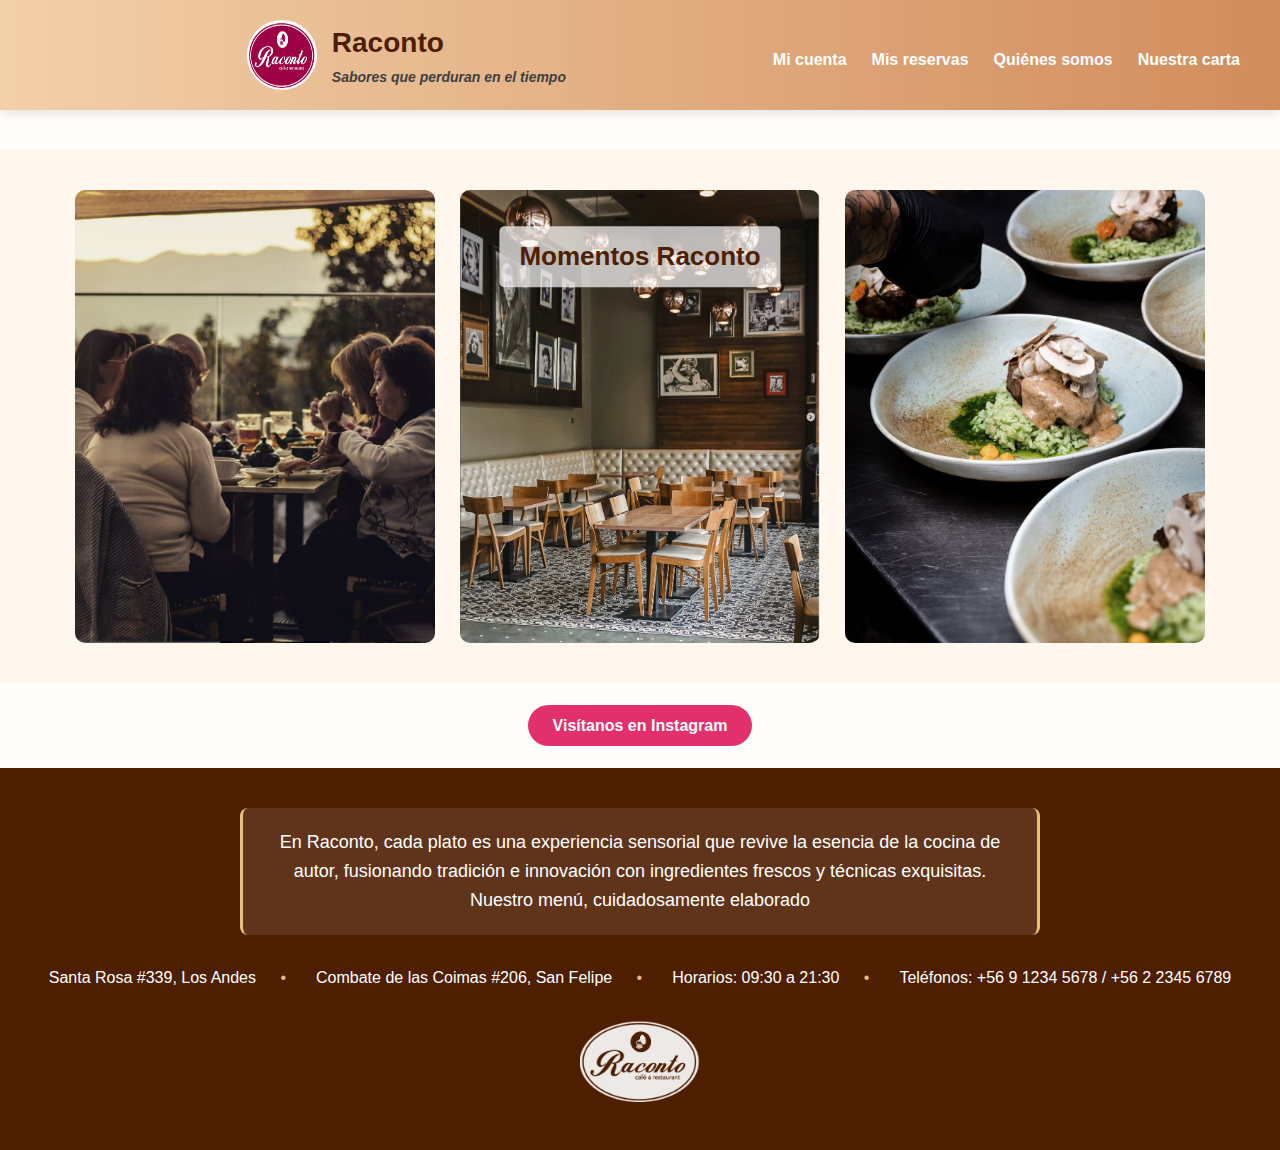
<file: index.html>
<!DOCTYPE html>
<html lang="es">
<head>
  <meta charset="UTF-8" />
  <meta name="viewport" content="width=device-width, initial-scale=1.0"/>
  <title>Raconto</title>
  <link rel="stylesheet" href="estilos/index.css" />
</head>


<script>
  // Verificar si viene de un login exitoso
  const urlParams = new URLSearchParams(window.location.search);
  if (urlParams.has('fromLogin')) {
    alert('Sesión iniciada correctamente');
    // Limpiar parámetro de URL
    window.history.replaceState({}, document.title, window.location.pathname);
  }
</script>
<body>

  <header>

    <div id="proximaReserva" style="display: none;">
      <h3>Tu próxima reserva</h3>
      <div id="detalleProximaReserva"></div>
      <a href="mi-reservas/mi-reservas.html">Ver todas mis reservas</a>
    </div>
    
    <script>
      // Mostrar próxima reserva si está logueado
      document.addEventListener('DOMContentLoaded', function() {
        const usuario = JSON.parse(localStorage.getItem('raconto_currentUser'));
        if (usuario) {
          const reservas = JSON.parse(localStorage.getItem('raconto_reservas')) || [];
          const reservasUsuario = reservas.filter(
            r => r.usuarioEmail === usuario.email && r.estado !== 'cancelada'
          ).sort((a, b) => new Date(a.fecha) - new Date(b.fecha));
          
          if (reservasUsuario.length > 0) {
            const proxima = reservasUsuario[0];
            const detalle = document.getElementById('detalleProximaReserva');
            detalle.innerHTML = `
              <p><strong>Fecha:</strong> ${new Date(proxima.fecha).toLocaleDateString('es-ES')}</p>
              <p><strong>Hora:</strong> ${proxima.hora}</p>
              <p><strong>Sucursal:</strong> ${proxima.sucursal === 'los-andes' ? 'Los Andes' : 'San Felipe'}</p>
              <p><strong>Personas:</strong> ${proxima.personas}</p>
            `;
            document.getElementById('proximaReserva').style.display = 'block';
          }
        }
      });
    </script>
    <div class="user-status">
      <span id="userNameDisplay"></span>
      <a href="#" id="logoutLink" style="display: none;">Cerrar sesión</a>
    </div>
    
    <script>
      // Mostrar usuario logueado
      document.addEventListener('DOMContentLoaded', function() {
        const currentUser = JSON.parse(localStorage.getItem('raconto_currentUser'));
        const userNameDisplay = document.getElementById('userNameDisplay');
        const logoutLink = document.getElementById('logoutLink');
        const accountLink = document.querySelector('nav a[href="mi-cuenta/mi-cuenta.html"]');
    
        if (currentUser) {
          userNameDisplay.textContent = `Hola, ${currentUser.name}`;
          logoutLink.style.display = 'inline';
          if (accountLink) accountLink.style.display = 'none';
        }
    
        logoutLink.addEventListener('click', function(e) {
          e.preventDefault();
          localStorage.removeItem('raconto_currentUser');
          location.reload();
        });
      });
    </script>
    
    <div class="logo-titulo">
      <img src="img/logo.png" alt="Logo Raconto" />
      <div>
        <h1>Raconto</h1>
        <h2>Sabores que perduran en el tiempo</h2>
      </div>
    </div>
    <nav>
      <a href="mi-cuenta/mi-cuenta.html">Mi cuenta</a>
      <a href="mi-reservas/mi-reservas.html">Mis reservas</a>
      <a href="quienes-somos/quienes-somos.html">Quiénes somos</a> 
      <a href="pdf/carta-raconto.pdf" target="_blank" download="Carta-Raconto.pdf">Nuestra carta</a>
    </nav>
  </header>

  <section class="galeria">
    <h3 class="titulo-galeria">Momentos Raconto</h3>
    <img src="img/evento.png" alt="evento" />
    <img src="img/interior.png" alt="interior" />
    <img src="img/platos.png" alt="platos" />
  </section>

  <div class="instagram-link">
    <a href="https://www.instagram.com/racconto.ok/" target="_blank">Visítanos en Instagram</a>
  </div>

  <footer>
    <h3 class="Quienes-somos" >En Raconto, cada plato es una experiencia sensorial que revive la esencia de la cocina de autor, fusionando tradición e innovación con ingredientes frescos y técnicas exquisitas. Nuestro menú, cuidadosamente elaborado</h3>
    <div class="info-contacto">
      <p>Santa Rosa #339, Los Andes</p>
      <p>Combate de las Coimas #206, San Felipe</p>
      <p>Horarios: 09:30 a 21:30</p>
      <p>Teléfonos: +56 9 1234 5678 / +56 2 2345 6789</p>
    </div>
    <div class="logo-footer">
      <img src="img/logo.png" alt="Logo raconto" />
    </div>
  </footer>

</body>
</html>
</file>
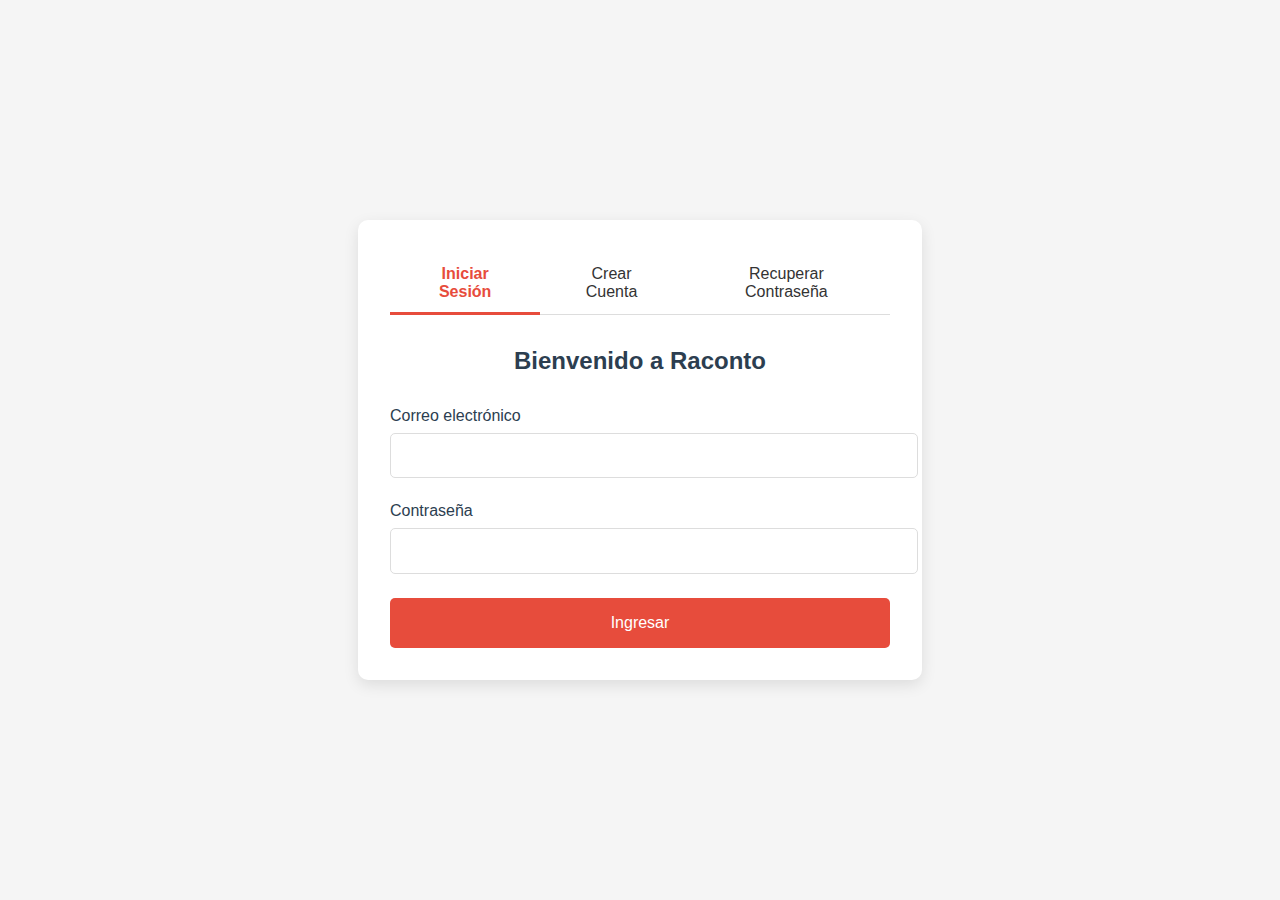
<file: mi-cuenta/mi-cuenta.html>
<!DOCTYPE html>
<html lang="es">
<head>
  <meta charset="UTF-8">
  <meta name="viewport" content="width=device-width, initial-scale=1.0">
  <title>Mi Cuenta - Raconto</title>
  <link rel="stylesheet" href="mi-cuenta.css"> <!-- Ruta corregida -->
</head>
<body>
  <div class="auth-container">
    <!-- Pestañas -->
    <div class="tabs">
      <button class="tab active" data-tab="login">Iniciar Sesión</button>
      <button class="tab" data-tab="register">Crear Cuenta</button>
      <button class="tab" data-tab="recover">Recuperar Contraseña</button>
    </div>

    <!-- Formulario de Login -->
    <div id="login" class="tab-content active">
      <h2>Bienvenido a Raconto</h2>
      <form id="loginForm">
        <div class="form-group">
          <label for="loginEmail">Correo electrónico</label>
          <input type="email" id="loginEmail" required>
        </div>
        <div class="form-group">
          <label for="loginPassword">Contraseña</label>
          <input type="password" id="loginPassword" required>
        </div>
        <button type="submit">Ingresar</button>
      </form>
    </div>

    <!-- Formulario de Registro -->
    <div id="register" class="tab-content">
      <h2>Crear nueva cuenta</h2>
      <form id="registerForm">
        <div class="form-group">
          <label for="regName">Nombre completo</label>
          <input type="text" id="regName" required>
        </div>
        <div class="form-group">
          <label for="regEmail">Correo electrónico</label>
          <input type="email" id="regEmail" required>
        </div>
        <div class="form-group">
          <label for="regPassword">Contraseña</label>
          <input type="password" id="regPassword" required>
          <div class="password-requirements">
            <p>La contraseña debe contener:</p>
            <ul>
              <li id="req-length">Mínimo 8 caracteres</li>
              <li id="req-uppercase">Al menos 1 mayúscula</li>
              <li id="req-number">Al menos 1 número</li>
              <li id="req-symbol">Al menos 1 símbolo (!@#$%^&*)</li>
            </ul>
          </div>
        </div>
        <div class="form-group">
          <label for="regConfirm">Confirmar contraseña</label>
          <input type="password" id="regConfirm" required>
        </div>
        <button type="submit">Registrarme</button>
      </form>
    </div>

    <!-- Recuperación de contraseña -->
    <div id="recover" class="tab-content">
      <h2>Recuperar contraseña</h2>
      <form id="recoverForm">
        <div class="form-group">
          <label for="recoverEmail">Correo electrónico</label>
          <input type="email" id="recoverEmail" required>
        </div>
        <button type="submit">Enviar enlace</button>
      </form>
    </div>
  </div>

  <script src="mi-cuenta.js"></script> <!-- Ruta corregida -->
</body>
</html>
</file>
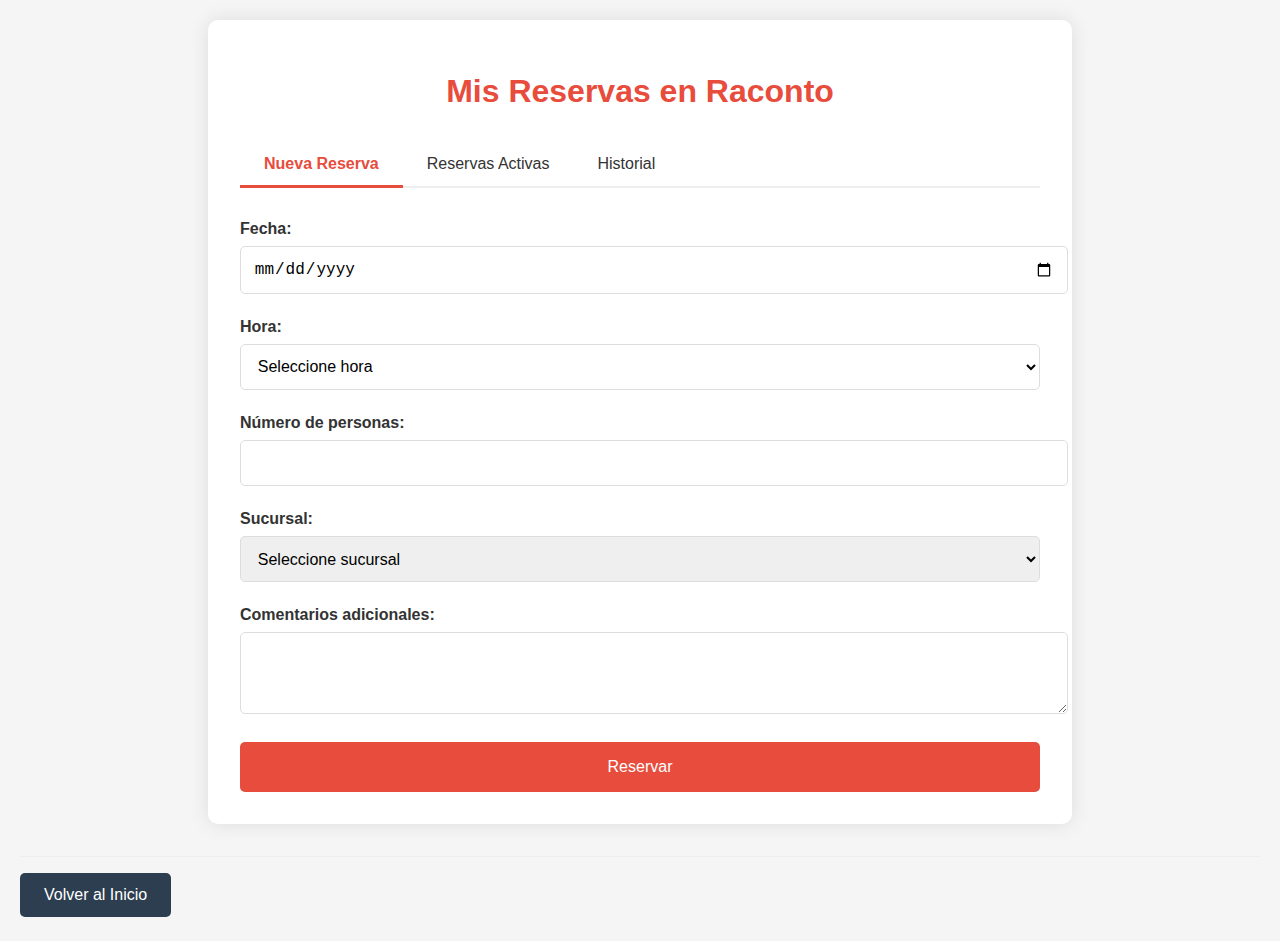
<file: mi-reservas/mi-reservas.html>
<!DOCTYPE html>
<html lang="es">
<head>
  <meta charset="UTF-8">
  <meta name="viewport" content="width=device-width, initial-scale=1.0">
  <title>Mis Reservas - Raconto</title>
  <link rel="stylesheet" href="mi-reservas.css">
</head>
<body>
  <div class="reservas-container">
    <h1>Mis Reservas en Raconto</h1>
    
    <div class="tabs">
      <button class="tab active" data-tab="nueva-reserva">Nueva Reserva</button>
      <button class="tab" data-tab="reservas-activas">Reservas Activas</button>
      <button class="tab" data-tab="historial">Historial</button>
    </div>
    
    <!-- Formulario de Nueva Reserva -->
    <div id="nueva-reserva" class="tab-content active">
      <form id="reservaForm">
        <div class="form-group">
          <label for="fecha">Fecha:</label>
          <input type="date" id="fecha" required>
        </div>
        
        <div class="form-group">
          <label for="hora">Hora:</label>
          <select id="hora" required>
            <option value="">Seleccione hora</option>
            <option value="12:00">12:00 PM</option>
            <option value="13:00">1:00 PM</option>
            <!-- Más horas... -->
          </select>
        </div>
        
        <div class="form-group">
          <label for="personas">Número de personas:</label>
          <input type="number" id="personas" min="1" max="20" required>
        </div>
        
        <div class="form-group">
          <label for="sucursal">Sucursal:</label>
          <select id="sucursal" required>
            <option value="">Seleccione sucursal</option>
            <option value="los-andes">Los Andes</option>
            <option value="san-felipe">San Felipe</option>
          </select>
        </div>
        
        <div class="form-group">
          <label for="comentarios">Comentarios adicionales:</label>
          <textarea id="comentarios" rows="3"></textarea>
        </div>
        
        <button type="submit">Reservar</button>
      </form>
    </div>
    
    <!-- Reservas Activas -->
    <div id="reservas-activas" class="tab-content">
      <div class="reservas-list" id="reservas-activas-list">
        <!-- Las reservas se cargarán dinámicamente con JS -->
      </div>
    </div>
    
    <!-- Historial de Reservas -->
    <div id="historial" class="tab-content">
      <div class="reservas-list" id="historial-reservas-list">
        <!-- El historial se cargará dinámicamente con JS -->
      </div>
    </div>
  </div>
  <div class="reserva-footer">
    <a href="../index.html" class="btn-volver">Volver al Inicio</a>
    <div class="reserva-confirmada" id="reservaConfirmada" style="display: none;">
      Reserva confirmada a nombre de: <span id="nombreUsuarioReserva"></span>
    </div>
  </div>
  <script src="mi-reservas.js"></script>
</body>
</html>
</file>
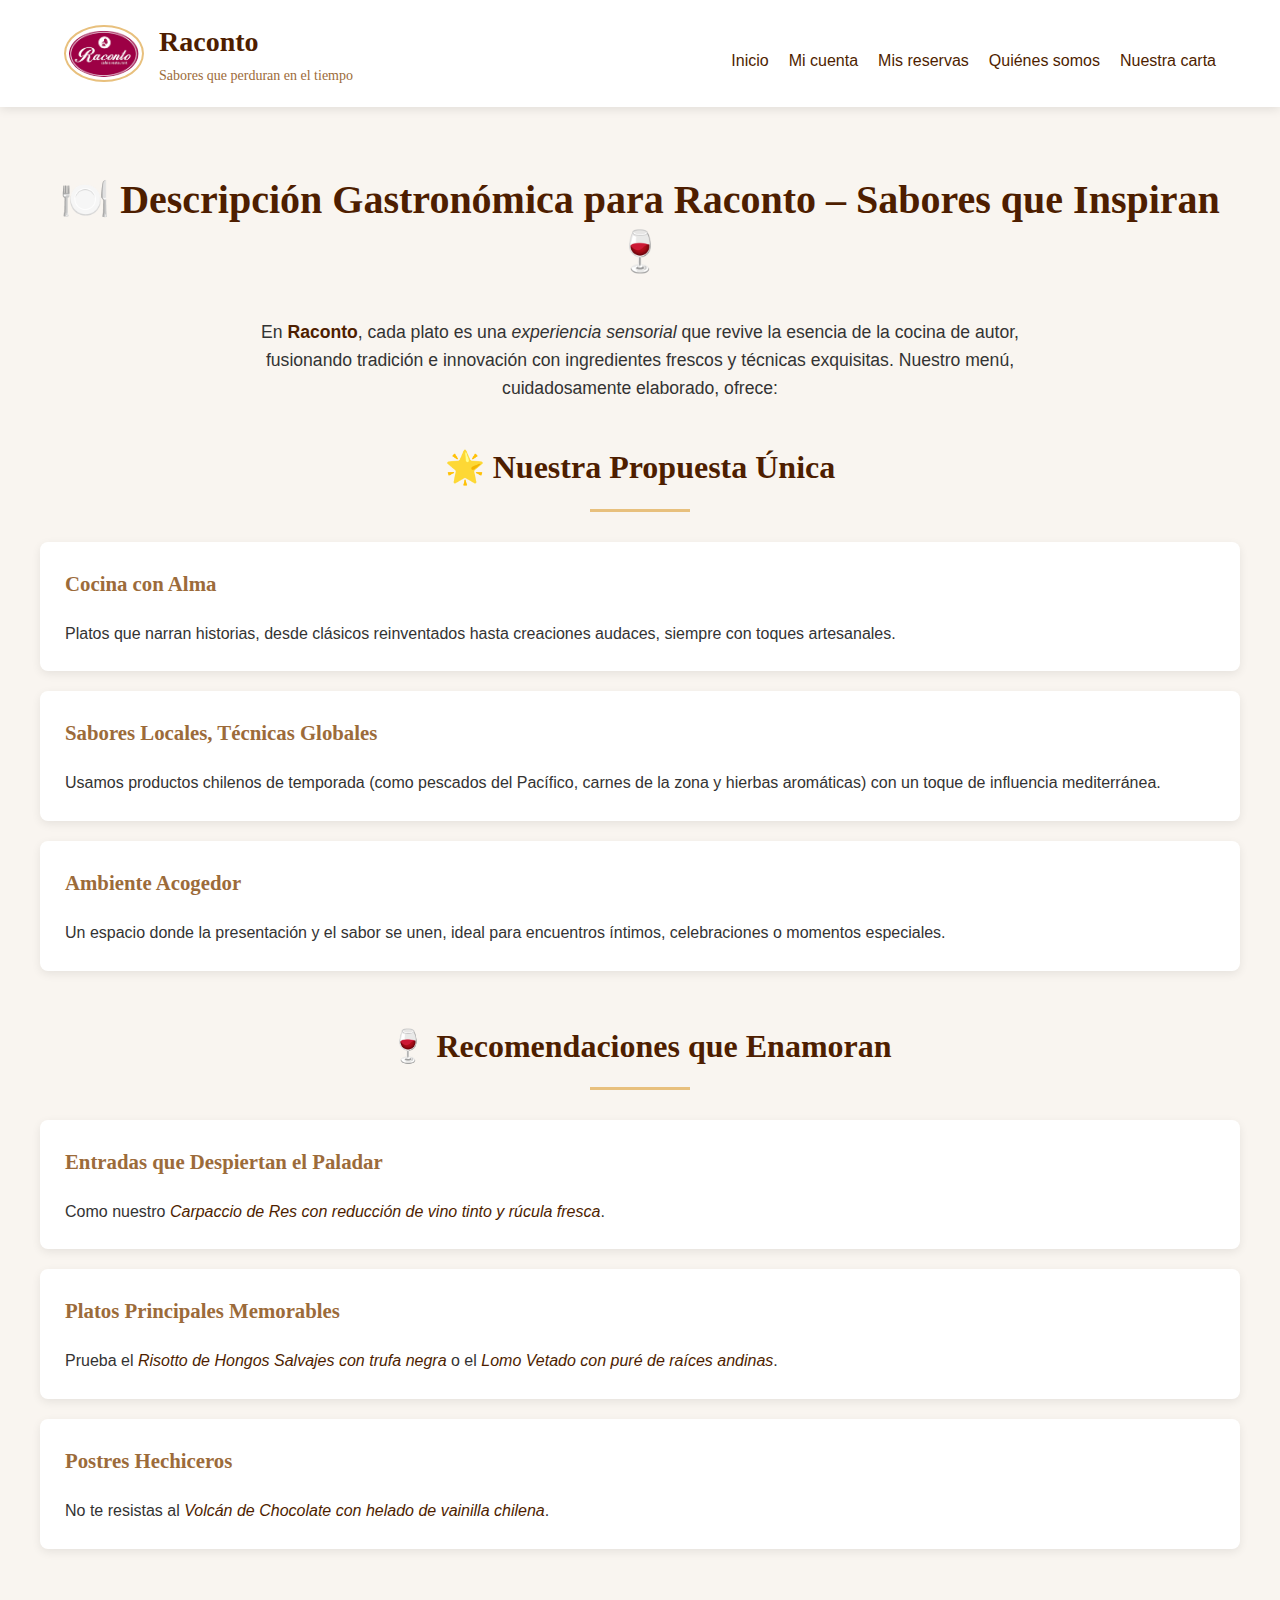
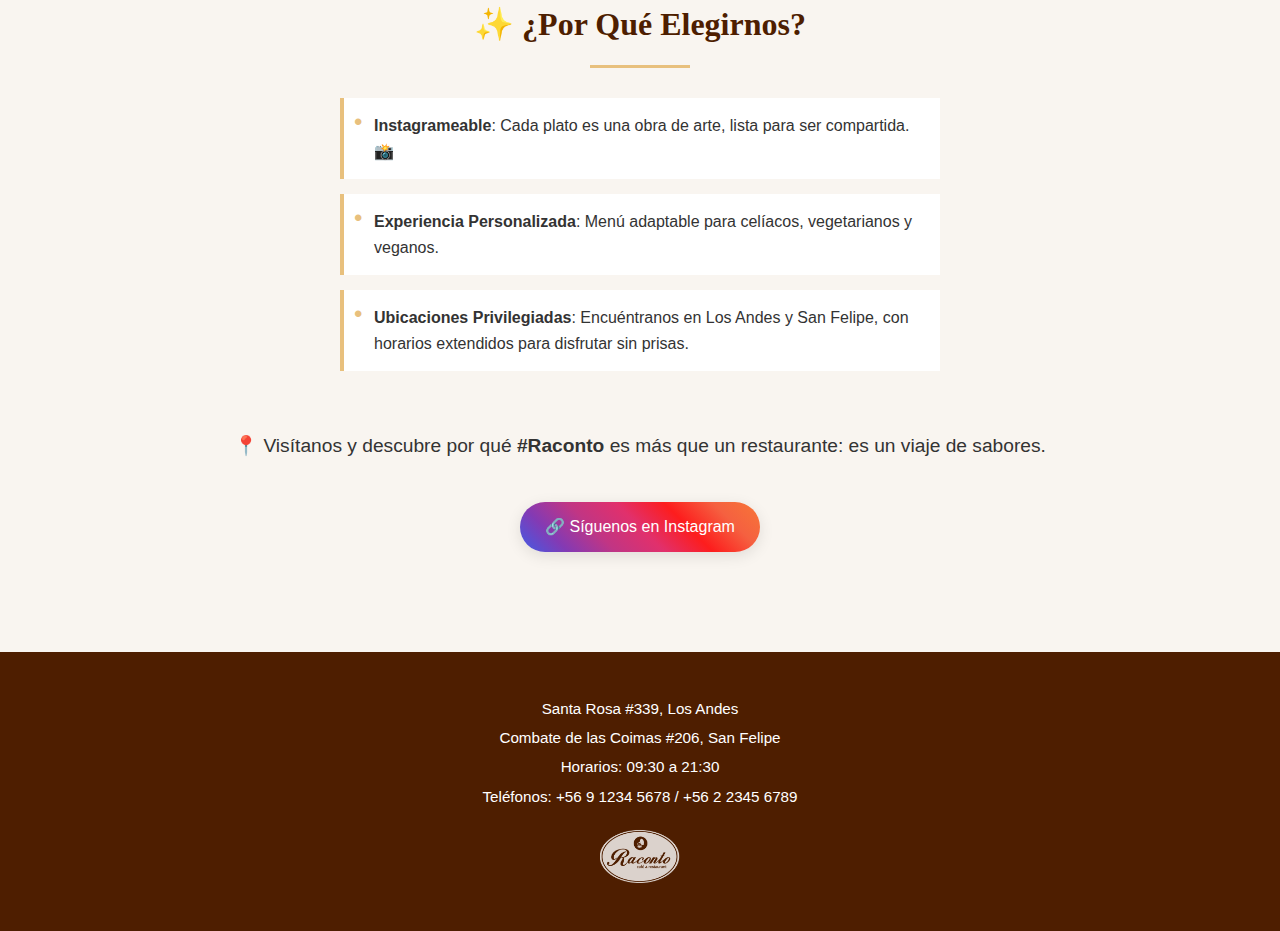
<file: quienes-somos/quienes-somos.html>
<!DOCTYPE html>
<html lang="es">
<head>
  <meta charset="UTF-8">
  <meta name="viewport" content="width=device-width, initial-scale=1.0">
  <title>Quiénes Somos - Raconto</title>
  <link rel="stylesheet" href="quienes-somos.css">
</head>
<body>
  <header>
    <div class="logo-titulo">
      <img src="../img/logo.png" alt="Logo Raconto">
      <div>
        <h1>Raconto</h1>
        <h2>Sabores que perduran en el tiempo</h2>
      </div>
    </div>
    <nav>
      <a href="../index.html">Inicio</a>
      <a href="#">Mi cuenta</a>
      <a href="#">Mis reservas</a>
      <a href="quienes-somos.html">Quiénes somos</a>
      <a href="../pdf/carta-raconto.pdf" target="_blank">Nuestra carta</a>
    </nav>
  </header>

  <main class="quienes-somos-container fondo-gastronomico">
    <section class="portada">
      <h1>🍽️ Descripción Gastronómica para Raconto – Sabores que Inspiran 🍷</h1>
    </section>

    <section class="descripcion">
      <p>En <strong>Raconto</strong>, cada plato es una <em>experiencia sensorial</em> que revive la esencia de la cocina de autor, fusionando tradición e innovación con ingredientes frescos y técnicas exquisitas. Nuestro menú, cuidadosamente elaborado, ofrece:</p>
    </section>

    <section class="propuesta">
      <h2>🌟 Nuestra Propuesta Única</h2>
      <div class="propuesta-item">
        <h3>Cocina con Alma</h3>
        <p>Platos que narran historias, desde clásicos reinventados hasta creaciones audaces, siempre con toques artesanales.</p>
      </div>
      <div class="propuesta-item">
        <h3>Sabores Locales, Técnicas Globales</h3>
        <p>Usamos productos chilenos de temporada (como pescados del Pacífico, carnes de la zona y hierbas aromáticas) con un toque de influencia mediterránea.</p>
      </div>
      <div class="propuesta-item">
        <h3>Ambiente Acogedor</h3>
        <p>Un espacio donde la presentación y el sabor se unen, ideal para encuentros íntimos, celebraciones o momentos especiales.</p>
      </div>
    </section>

    <section class="recomendaciones">
      <h2>🍷 Recomendaciones que Enamoran</h2>
      <div class="plato">
        <h3>Entradas que Despiertan el Paladar</h3>
        <p>Como nuestro <em>Carpaccio de Res con reducción de vino tinto y rúcula fresca</em>.</p>
      </div>
      <div class="plato">
        <h3>Platos Principales Memorables</h3>
        <p>Prueba el <em>Risotto de Hongos Salvajes con trufa negra</em> o el <em>Lomo Vetado con puré de raíces andinas</em>.</p>
      </div>
      <div class="plato">
        <h3>Postres Hechiceros</h3>
        <p>No te resistas al <em>Volcán de Chocolate con helado de vainilla chilena</em>.</p>
      </div>
    </section>

    <section class="diferenciadores">
      <h2>✨ ¿Por Qué Elegirnos?</h2>
      <ul>
        <li><strong>Instagrameable</strong>: Cada plato es una obra de arte, lista para ser compartida. 📸</li>
        <li><strong>Experiencia Personalizada</strong>: Menú adaptable para celíacos, vegetarianos y veganos.</li>
        <li><strong>Ubicaciones Privilegiadas</strong>: Encuéntranos en Los Andes y San Felipe, con horarios extendidos para disfrutar sin prisas.</li>
      </ul>
    </section>

    <section class="cta">
      <p>📍 Visítanos y descubre por qué <strong>#Raconto</strong> es más que un restaurante: es un viaje de sabores.</p>
      <a href="https://www.instagram.com/racconto.ok/" target="_blank" class="instagram-btn">🔗 Síguenos en Instagram</a>
    </section>
  </main>

  <footer>
    <div class="info-contacto">
      <p>Santa Rosa #339, Los Andes</p>
      <p>Combate de las Coimas #206, San Felipe</p>
      <p>Horarios: 09:30 a 21:30</p>
      <p>Teléfonos: +56 9 1234 5678 / +56 2 2345 6789</p>
    </div>
    <div class="logo-footer">
      <img src="../img/logo.png" alt="Logo Raconto">
    </div>
  </footer>
</body>
</html>
</file>
<file: mi-cuenta/mi-cuenta.css>
:root {
    --primary-color: #e74c3c;
    --secondary-color: #2c3e50;
    --light-color: #ecf0f1;
    --dark-color: #333;
  }
  
  body {
    font-family: 'Arial', sans-serif;
    background-color: #f5f5f5;
    margin: 0;
    padding: 0;
    display: flex;
    justify-content: center;
    align-items: center;
    min-height: 100vh;
  }
  
  .auth-container {
    background-color: white;
    border-radius: 10px;
    box-shadow: 0 5px 15px rgba(0, 0, 0, 0.1);
    width: 100%;
    max-width: 500px;
    padding: 2rem;
    margin: 20px;
  }
  
  .tabs {
    display: flex;
    margin-bottom: 2rem;
    border-bottom: 1px solid #ddd;
  }
  
  .tab {
    padding: 0.8rem 1.5rem;
    background: none;
    border: none;
    cursor: pointer;
    font-size: 1rem;
    color: var(--dark-color);
    position: relative;
    transition: all 0.3s;
  }
  
  .tab:hover {
    color: var(--primary-color);
  }
  
  .tab.active {
    color: var(--primary-color);
    font-weight: bold;
  }
  
  .tab.active::after {
    content: '';
    position: absolute;
    bottom: -1px;
    left: 0;
    width: 100%;
    height: 3px;
    background-color: var(--primary-color);
  }
  
  .tab-content {
    display: none;
    animation: fadeIn 0.5s ease;
  }
  
  .tab-content.active {
    display: block;
  }
  
  @keyframes fadeIn {
    from { opacity: 0; }
    to { opacity: 1; }
  }
  
  h2 {
    color: var(--secondary-color);
    text-align: center;
    margin-bottom: 2rem;
  }
  
  .form-group {
    margin-bottom: 1.5rem;
  }
  
  label {
    display: block;
    margin-bottom: 0.5rem;
    color: var(--secondary-color);
  }
  
  input {
    width: 100%;
    padding: 0.8rem;
    border: 1px solid #ddd;
    border-radius: 5px;
    font-size: 1rem;
  }
  
  button[type="submit"] {
    background-color: var(--primary-color);
    color: white;
    border: none;
    padding: 1rem;
    width: 100%;
    border-radius: 5px;
    font-size: 1rem;
    cursor: pointer;
    transition: background-color 0.3s;
  }
  
  button[type="submit"]:hover {
    background-color: #c0392b;
  }
  
  .password-requirements {
    margin-top: 0.5rem;
    padding: 0.8rem;
    background-color: #f9f9f9;
    border-radius: 5px;
    font-size: 0.9rem;
  }
  
  .password-requirements ul {
    margin: 0.5rem 0 0 1rem;
    padding: 0;
  }
  
  .password-requirements li {
    list-style-type: none;
    position: relative;
    padding-left: 1.5rem;
    margin-bottom: 0.3rem;
    color: #777;
  }
  
  .password-requirements li::before {
    content: '✖';
    position: absolute;
    left: 0;
  }
  
  .password-requirements li.valid {
    color: #27ae60;
  }
  
  .password-requirements li.valid::before {
    content: '✓';
  }
  
  @media (max-width: 600px) {
    .auth-container {
      margin: 1rem;
      padding: 1.5rem;
    }
    
    .tabs {
      flex-direction: column;
      border-bottom: none;
    }
    
    .tab {
      text-align: left;
      border-bottom: 1px solid #ddd;
    }
    
    .tab.active::after {
      display: none;
    }
  }
</file>
<file: mi-reservas/mi-reservas.css>
:root {
    --primary-color: #e74c3c;
    --secondary-color: #2c3e50;
    --light-color: #ecf0f1;
    --dark-color: #333;
  }
  
  body {
    font-family: 'Arial', sans-serif;
    background-color: #f5f5f5;
    margin: 0;
    padding: 20px;
    color: var(--dark-color);
  }
  
  .reservas-container {
    max-width: 800px;
    margin: 0 auto;
    background-color: white;
    padding: 2rem;
    border-radius: 10px;
    box-shadow: 0 0 20px rgba(0, 0, 0, 0.1);
  }
  
  h1 {
    color: var(--primary-color);
    text-align: center;
    margin-bottom: 2rem;
  }
  
  .tabs {
    display: flex;
    margin-bottom: 2rem;
    border-bottom: 2px solid #eee;
  }
  
  .tab {
    padding: 0.8rem 1.5rem;
    background: none;
    border: none;
    cursor: pointer;
    font-size: 1rem;
    color: var(--dark-color);
    position: relative;
    transition: all 0.3s;
  }
  
  .tab:hover {
    color: var(--primary-color);
  }
  
  .tab.active {
    color: var(--primary-color);
    font-weight: bold;
  }
  
  .tab.active::after {
    content: '';
    position: absolute;
    bottom: -2px;
    left: 0;
    width: 100%;
    height: 3px;
    background-color: var(--primary-color);
  }
  
  .tab-content {
    display: none;
    animation: fadeIn 0.5s ease;
  }
  
  .tab-content.active {
    display: block;
  }
  
  @keyframes fadeIn {
    from { opacity: 0; }
    to { opacity: 1; }
  }
  
  .form-group {
    margin-bottom: 1.5rem;
  }
  
  label {
    display: block;
    margin-bottom: 0.5rem;
    font-weight: bold;
  }
  
  input, select, textarea {
    width: 100%;
    padding: 0.8rem;
    border: 1px solid #ddd;
    border-radius: 5px;
    font-size: 1rem;
  }
  
  button[type="submit"] {
    background-color: var(--primary-color);
    color: white;
    border: none;
    padding: 1rem;
    width: 100%;
    border-radius: 5px;
    font-size: 1rem;
    cursor: pointer;
    transition: background-color 0.3s;
  }
  
  button[type="submit"]:hover {
    background-color: #c0392b;
  }
  
  .reservas-list {
    display: grid;
    gap: 1rem;
  }
  
  .reserva-card {
    background-color: white;
    border: 1px solid #eee;
    border-radius: 8px;
    padding: 1.5rem;
    box-shadow: 0 2px 5px rgba(0, 0, 0, 0.05);
  }
  
  .reserva-card h3 {
    margin-top: 0;
    color: var(--primary-color);
  }
  
  .reserva-meta {
    display: flex;
    gap: 1rem;
    margin: 0.5rem 0;
  }
  
  .reserva-meta span {
    background-color: #f0f0f0;
    padding: 0.3rem 0.8rem;
    border-radius: 20px;
    font-size: 0.9rem;
  }
  
  .btn-cancelar {
    background-color: #e74c3c;
    color: white;
    border: none;
    padding: 0.5rem 1rem;
    border-radius: 5px;
    cursor: pointer;
    margin-top: 1rem;
  }
  
  @media (max-width: 600px) {
    .reservas-container {
      padding: 1rem;
    }
    
    .tabs {
      flex-direction: column;
    }
    
    .tab {
      text-align: center;
    }
  }
  /* Agrega estos estilos al final del archivo */
.reserva-footer {
    margin-top: 2rem;
    display: flex;
    justify-content: space-between;
    align-items: center;
    padding-top: 1rem;
    border-top: 1px solid #eee;
  }
  
  .btn-volver {
    background-color: var(--secondary-color);
    color: white;
    padding: 0.8rem 1.5rem;
    border-radius: 5px;
    text-decoration: none;
    transition: background-color 0.3s;
  }
  
  .btn-volver:hover {
    background-color: #1a252f;
  }
  
  .reserva-confirmada {
    background-color: #e8f5e9;
    color: #2e7d32;
    padding: 0.8rem 1.5rem;
    border-radius: 5px;
    font-weight: bold;
  }
  
  /* Estilos para los horarios específicos */
  #hora {
    width: 100%;
    padding: 0.8rem;
    border: 1px solid #ddd;
    border-radius: 5px;
    font-size: 1rem;
    background-color: white;
  }
  
  #hora option {
    padding: 0.5rem;
  }
</file>
<file: quienes-somos/quienes-somos.css>
/* estilos/quienes-somos.css */

/* Estilos generales */
body {
    font-family: 'Montserrat', sans-serif;
    line-height: 1.6;
    color: #333;
    margin: 0;
    padding: 0;
    background-color: #f9f5f0;
    min-height: 100vh;
    display: flex;
    flex-direction: column;
  }
  
  h1, h2, h3 {
    font-family: 'Playfair Display', serif;
    color: #4e1e00;
  }
  
  a {
    text-decoration: none;
    color: inherit;
  }
  
  /* Header */
  header {
    background-color: #fff;
    box-shadow: 0 2px 10px rgba(0,0,0,0.1);
    padding: 20px 5%;
    display: flex;
    justify-content: space-between;
    align-items: center;
    flex-wrap: wrap;
  }
  
  .logo-titulo {
    display: flex;
    align-items: center;
    gap: 15px;
  }
  
  .logo-titulo img {
    width: 70px;
    height: auto;
    border-radius: 50%;
    border: 2px solid #e8c07d;
    padding: 3px;
  }
  
  .logo-titulo h1 {
    margin: 0;
    font-size: 28px;
  }
  
  .logo-titulo h2 {
    margin: 0;
    font-size: 14px;
    font-weight: 300;
    color: #9c6b3a;
  }
  
  nav {
    display: flex;
    gap: 20px;
    margin-top: 15px;
  }
  
  nav a {
    font-weight: 500;
    padding: 5px 0;
    position: relative;
    color: #4e1e00;
    transition: color 0.3s ease;
  }
  
  nav a:hover {
    color: #e8c07d;
  }
  
  nav a::after {
    content: '';
    position: absolute;
    width: 0;
    height: 2px;
    bottom: 0;
    left: 0;
    background-color: #e8c07d;
    transition: width 0.3s ease;
  }
  
  nav a:hover::after {
    width: 100%;
  }
  
  /* Contenido principal */
  .quienes-somos-container {
    max-width: 1200px;
    margin: 40px auto;
    padding: 0 20px;
    flex: 1;
  }
  
  .portada h1 {
    text-align: center;
    font-size: 2.5rem;
    margin-bottom: 40px;
    color: #4e1e00;
    line-height: 1.3;
  }
  
  .descripcion {
    margin-bottom: 40px;
    font-size: 1.1rem;
    text-align: center;
    max-width: 800px;
    margin-left: auto;
    margin-right: auto;
  }
  
  .descripcion strong {
    color: #4e1e00;
  }
  
  /* Secciones temáticas */
  .propuesta, .recomendaciones, .diferenciadores {
    margin-bottom: 50px;
  }
  
  .propuesta h2, .recomendaciones h2, .diferenciadores h2 {
    font-size: 2rem;
    margin-bottom: 30px;
    text-align: center;
    position: relative;
  }
  
  .propuesta h2::after, .recomendaciones h2::after, .diferenciadores h2::after {
    content: "";
    display: block;
    width: 100px;
    height: 3px;
    background: #e8c07d;
    margin: 15px auto;
  }
  
  .propuesta-item, .plato {
    background: white;
    padding: 25px;
    margin-bottom: 20px;
    border-radius: 8px;
    box-shadow: 0 3px 10px rgba(0,0,0,0.08);
    transition: transform 0.3s ease;
  }
  
  .propuesta-item:hover, .plato:hover {
    transform: translateY(-5px);
  }
  
  .propuesta-item h3, .plato h3 {
    color: #9c6b3a;
    margin-top: 0;
    font-size: 1.3rem;
  }
  
  .propuesta-item p, .plato p {
    margin-bottom: 0;
  }
  
  .plato em {
    font-style: italic;
    color: #4e1e00;
    font-weight: 500;
  }
  
  /* Lista de diferenciadores */
  .diferenciadores ul {
    list-style: none;
    padding: 0;
    max-width: 600px;
    margin: 0 auto;
  }
  
  .diferenciadores li {
    background: white;
    margin-bottom: 15px;
    padding: 15px 20px;
    border-left: 4px solid #e8c07d;
    position: relative;
    padding-left: 30px;
  }
  
  .diferenciadores li::before {
    content: "•";
    color: #e8c07d;
    font-size: 1.5rem;
    position: absolute;
    left: 10px;
    top: 5px;
  }
  
  /* Call to Action */
  .cta {
    text-align: center;
    margin: 60px 0;
  }
  
  .cta p {
    font-size: 1.2rem;
    margin-bottom: 20px;
  }
  
  .instagram-btn {
    display: inline-block;
    background: linear-gradient(45deg, #405DE6, #833AB4, #C13584, #E1306C, #FD1D1D, #F56040, #F77737);
    color: white !important;
    padding: 12px 25px;
    border-radius: 30px;
    text-decoration: none;
    font-weight: 500;
    margin-top: 20px;
    transition: transform 0.3s, box-shadow 0.3s;
    box-shadow: 0 4px 15px rgba(0,0,0,0.1);
  }
  
  .instagram-btn:hover {
    transform: translateY(-3px);
    box-shadow: 0 6px 20px rgba(0,0,0,0.15);
  }
  
  /* Footer */
  footer {
    background: #4e1e00;
    color: white;
    padding: 40px 5%;
    text-align: center;
  }
  
  .info-contacto {
    margin-bottom: 20px;
  }
  
  .info-contacto p {
    margin: 5px 0;
    font-size: 0.95rem;
  }
  
  .logo-footer img {
    width: 80px;
    filter: brightness(0) invert(1);
    opacity: 0.8;
  }
  
  /* Responsive */
  @media (max-width: 768px) {
    header {
      flex-direction: column;
      text-align: center;
    }
    
    .logo-titulo {
      justify-content: center;
      margin-bottom: 15px;
    }
    
    nav {
      justify-content: center;
      flex-wrap: wrap;
    }
    
    .portada h1 {
      font-size: 1.8rem;
    }
    
    .propuesta h2, .recomendaciones h2, .diferenciadores h2 {
      font-size: 1.5rem;
    }
    
    .propuesta-item, .plato {
      padding: 20px;
    }
  }
  
  @media (max-width: 480px) {
    nav {
      gap: 10px;
    }
    
    nav a {
      font-size: 0.9rem;
    }
    
    .portada h1 {
      font-size: 1.5rem;
    }
    
    .descripcion {
      font-size: 1rem;
    }
  }
</file>
<file: estilos/index.css>
/* RESET BÁSICO */
* {
    margin: 0;
    padding: 0;
    box-sizing: border-box;
  }
  
  body {
    font-family: 'Segoe UI', Tahoma, Geneva, Verdana, sans-serif;
    background: #fffefb;
    color: #333;
    line-height: 1.6;
  }
  
  /* HEADER */
  header {
    display: flex;
    justify-content: space-between;
    align-items: center;
    background: linear-gradient(90deg, #f2d0a9, #d18c5c);
    padding: 20px 40px;
    box-shadow: 0 4px 10px rgba(0, 0, 0, 0.1);
    flex-wrap: wrap;
  }
  
  .logo-titulo {
    display: flex;
    align-items: center;
    gap: 15px;
  }
  
  .logo-titulo img {
    width: 70px;
    height: 70px;
    border-radius: 50%;
    border: 2px solid #fff;
    background-color: #fff;
  }
  
  .logo-titulo h1 {
    font-size: 28px;
    color: #4e1e00;
  }
  
  .logo-titulo h2 {
    font-size: 14px;
    color: #3f3f3f;
    font-style: italic;
  }
  
  nav {
    display: flex;
    gap: 25px;
    margin-top: 10px;
  }
  
  nav a {
    color: #fff;
    text-decoration: none;
    font-weight: bold;
    transition: color 0.3s ease;
  }
  
  nav a:hover {
    color: #2e1500;
    text-decoration: underline;
  }
  
  /* GALERÍA */

  .titulo-galeria {
    position: absolute; /* Lo posiciona encima de las imágenes */
    top: 20%; /* Lo centra verticalmente */
    left: 50%; /* Lo centra horizontalmente */
    transform: translate(-50%, -50%); /* Ajuste fino para centrado perfecto */
    text-align: center;
    font-size: 26px;
    color: #4e1e00;
    font-weight: bold;
    animation: fadeIn 1s ease-in-out;
    z-index: 10; /* Asegura que esté por encima de las imágenes */
    background-color: rgba(255, 255, 255, 0.7); /* Fondo semitransparente para mejor legibilidad */
    padding: 10px 20px;
    border-radius: 5px;
}

.galeria {
    position: relative; /* Necesario para que el título absoluto funcione dentro de esta sección */
    margin-top: 40px; /* Mantiene el espacio superior que ya tenías */
}
  .galeria {
    display: flex;
    justify-content: center;
    flex-wrap: wrap;
    gap: 25px;
    padding: 40px;
    background-color: #fff6ee;
    animation: fadeIn 1.5s ease-in-out;
  }
  
  .galeria img {
    width: 30%;
    min-width: 250px;
    max-width: 400px;
    border-radius: 10px;
    transition: transform 0.4s ease, box-shadow 0.3s ease;
  }
  
  .galeria img:hover {
    transform: scale(1.05);
    box-shadow: 0 8px 16px rgba(0, 0, 0, 0.2);
  }
  
  /* INSTAGRAM LINK */
  .instagram-link {
    text-align: center;
    margin: 30px 0;
  }
  
  .instagram-link a {
    text-decoration: none;
    background-color: #e1306c;
    color: #fff;
    padding: 12px 25px;
    border-radius: 30px;
    font-weight: bold;
    transition: background-color 0.3s ease;
  }
  
  .instagram-link a:hover {
    background-color: #c12358;
  }
  
  /* FOOTER */
/* Estilos para el footer */
footer {
  background-color: #4e1e00; /* Color café oscuro acorde a la gastronomía */
  color: #fff;
  padding: 40px 20px;
  font-family: 'Arial', sans-serif;
  position: relative;
}

.Quienes-somos {
  max-width: 800px;
  margin: 0 auto 30px;
  text-align: center;
  font-size: 18px;
  line-height: 1.6;
  font-weight: 300;
  padding: 20px;
  background-color: rgba(255, 255, 255, 0.1);
  border-radius: 8px;
  border-left: 3px solid #e8c07d;
  border-right: 3px solid #e8c07d;
}

.info-contacto {
  display: flex;
  flex-wrap: wrap;
  justify-content: center;
  gap: 30px;
  margin-bottom: 30px;
  text-align: center;
}

.info-contacto p {
  margin: 0;
  font-size: 16px;
  position: relative;
  padding: 0 15px;
}

.info-contacto p:not(:last-child)::after {
  content: "•";
  position: absolute;
  right: -15px;
  color: #e8c07d;
}

.logo-footer {
  text-align: center;
  margin-top: 20px;
}

.logo-footer img {
  max-width: 120px;
  filter: brightness(0) invert(1); /* Convierte el logo a blanco */
  opacity: 0.9;
  transition: opacity 0.3s ease;
}

.logo-footer img:hover {
  opacity: 1;
}

/* Efecto hover para los elementos de contacto */
.info-contacto p:hover {
  color: #e8c07d;
  transition: color 0.3s ease;
}

/* Responsive */
@media (max-width: 768px) {
  .Quienes-somos {
    font-size: 16px;
    padding: 15px;
  }
  
  .info-contacto {
    flex-direction: column;
    gap: 15px;
  }
  
  .info-contacto p:not(:last-child)::after {
    display: none;
  }
}
</file>
